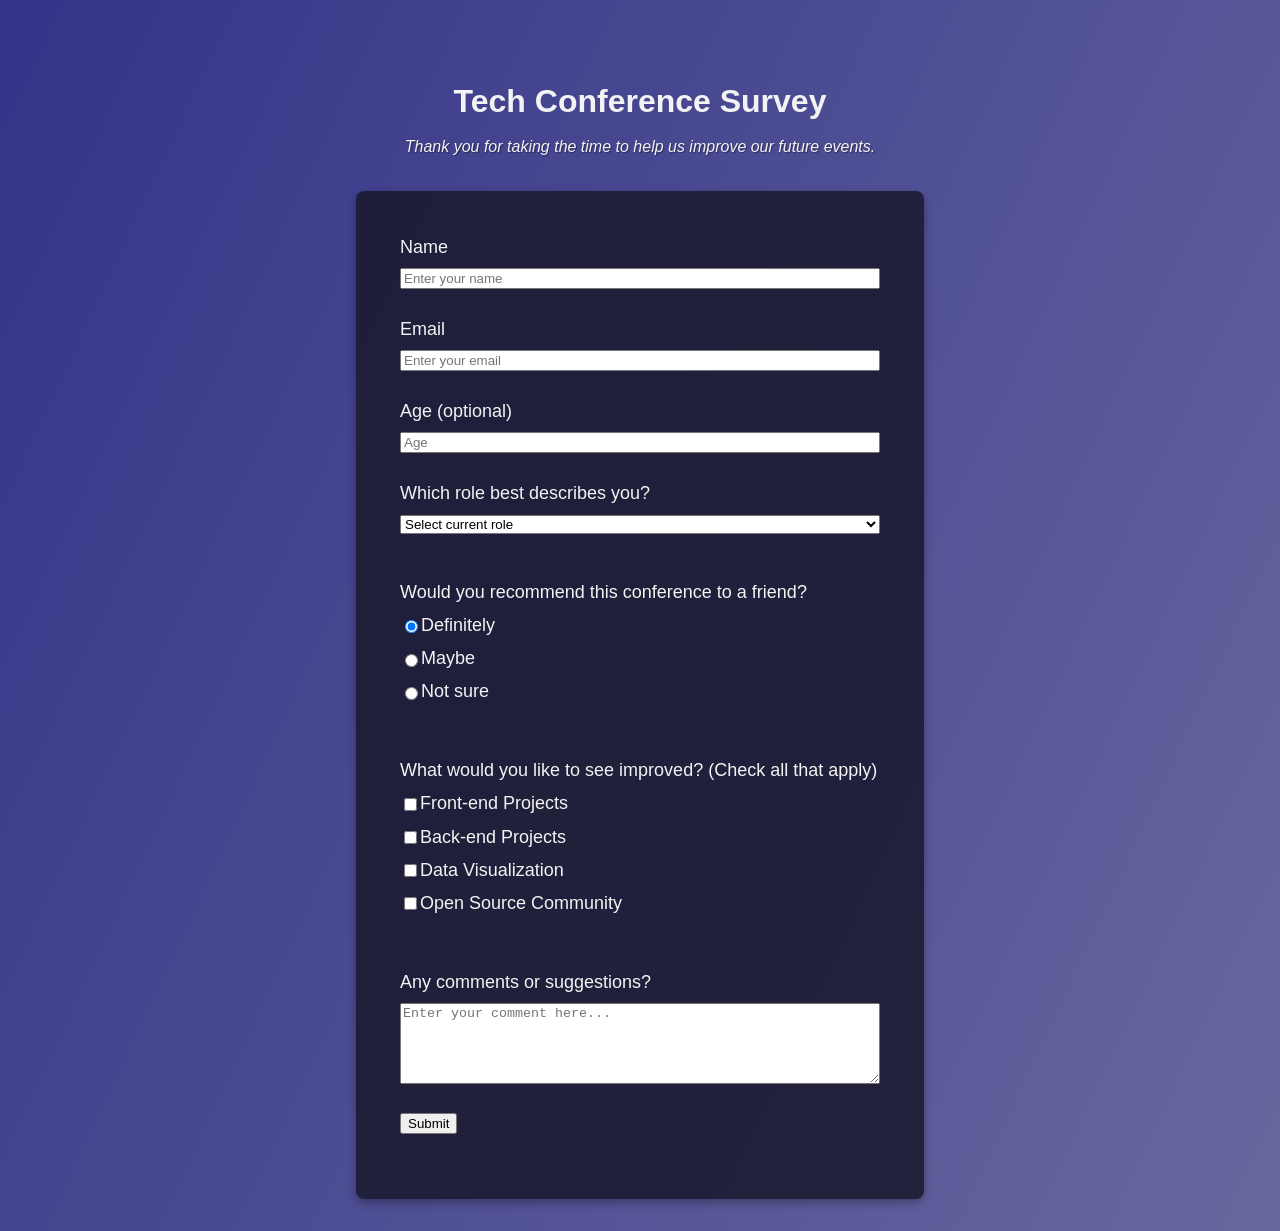
<file: 1. Survey Form/index.html>
<!DOCTYPE html>
<html lang="en">

<head>
    <meta charset="UTF-8">
    <meta name="viewport" content="width=device-width, initial-scale=1.0">
    <title>Tech Conference Survey</title>
    <link rel="stylesheet" href="styles.css">
</head>

<body>
    <div class="container">
        <header class="header">
            <h1 id="title">Tech Conference Survey</h1>
            <p id="description">Thank you for taking the time to help us improve our future events.</p>
        </header>

        <form id="survey-form">
            <div class="form-group">
                <label id="name-label" for="name">Name</label>
                <input type="text" id="name" name="name" placeholder="Enter your name" required />
            </div>

            <div class="form-group">
                <label id="email-label" for="email">Email</label>
                <input type="email" id="email" name="email" placeholder="Enter your email" required />
            </div>

            <div class="form-group">
                <label id="number-label" for="number">Age (optional)</label>
                <input type="number" id="number" name="age" min="13" max="120" placeholder="Age" />
            </div>

            <div class="form-group">
                <label for="dropdown">Which role best describes you?</label>
                <select id="dropdown" name="role" required>
                    <option disabled selected value>Select current role</option>
                    <option value="student">Student</option>
                    <option value="professional">Professional</option>
                    <option value="hobbyist">Hobbyist</option>
                    <option value="other">Other</option>
                </select>
            </div>

            <div class="form-group">
                <p>Would you recommend this conference to a friend?</p>
                <label>
                    <input type="radio" name="recommend" value="definitely" class="input-radio" checked />
                    Definitely
                </label>
                <label>
                    <input type="radio" name="recommend" value="maybe" class="input-radio" />
                    Maybe
                </label>
                <label>
                    <input type="radio" name="recommend" value="not-sure" class="input-radio" />
                    Not sure
                </label>
            </div>

            <div class="form-group">
                <p>What would you like to see improved? (Check all that apply)</p>
                <label>
                    <input type="checkbox" name="prefer" value="front-end" class="input-checkbox" />
                    Front-end Projects
                </label>
                <label>
                    <input type="checkbox" name="prefer" value="back-end" class="input-checkbox" />
                    Back-end Projects
                </label>
                <label>
                    <input type="checkbox" name="prefer" value="data-visualization" class="input-checkbox" />
                    Data Visualization
                </label>
                <label>
                    <input type="checkbox" name="prefer" value="open-source" class="input-checkbox" />
                    Open Source Community
                </label>
            </div>

            <div class="form-group">
                <p>Any comments or suggestions?</p>
                <textarea id="comments" name="comments" placeholder="Enter your comment here..." rows="5"></textarea>
            </div>

            <div class="form-group">
                <button type="submit" id="submit" class="submit-button">
                    Submit
                </button>
            </div>
        </form>
    </div>
</body>

</html>
</file>
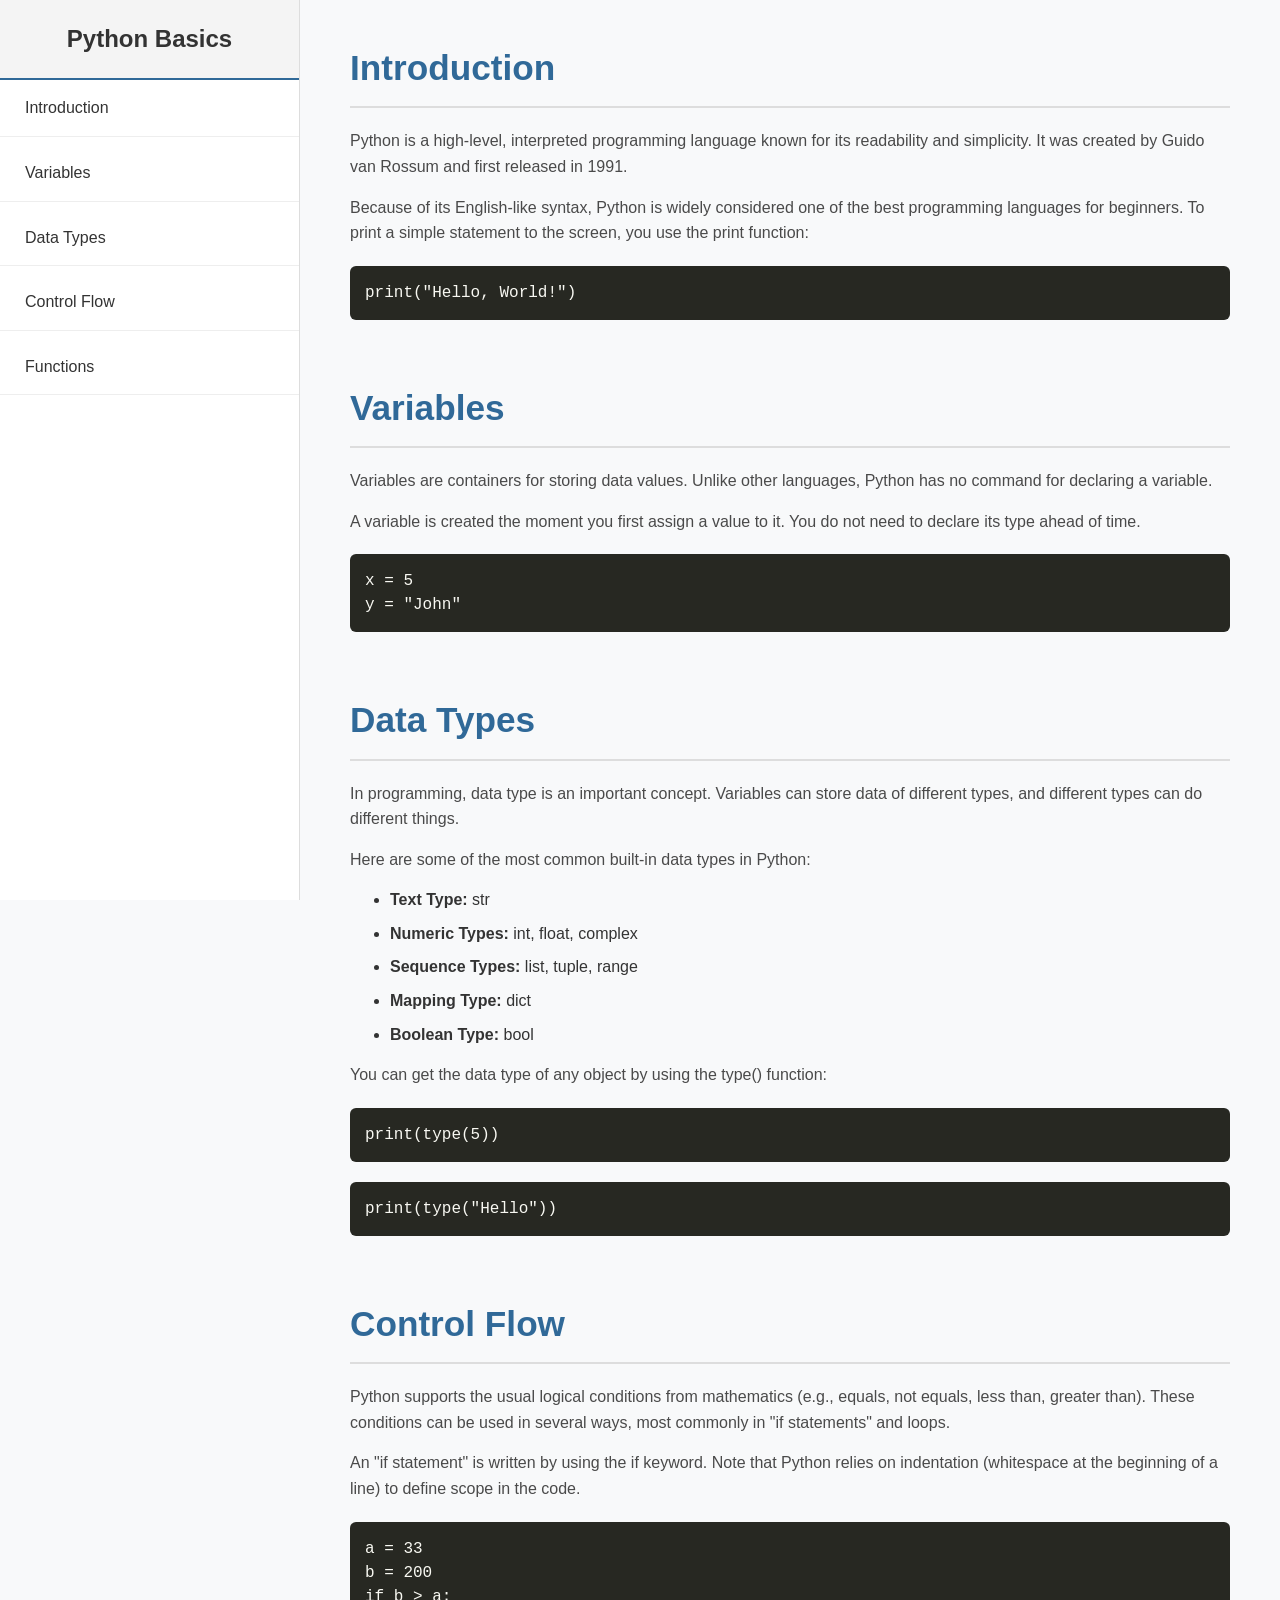
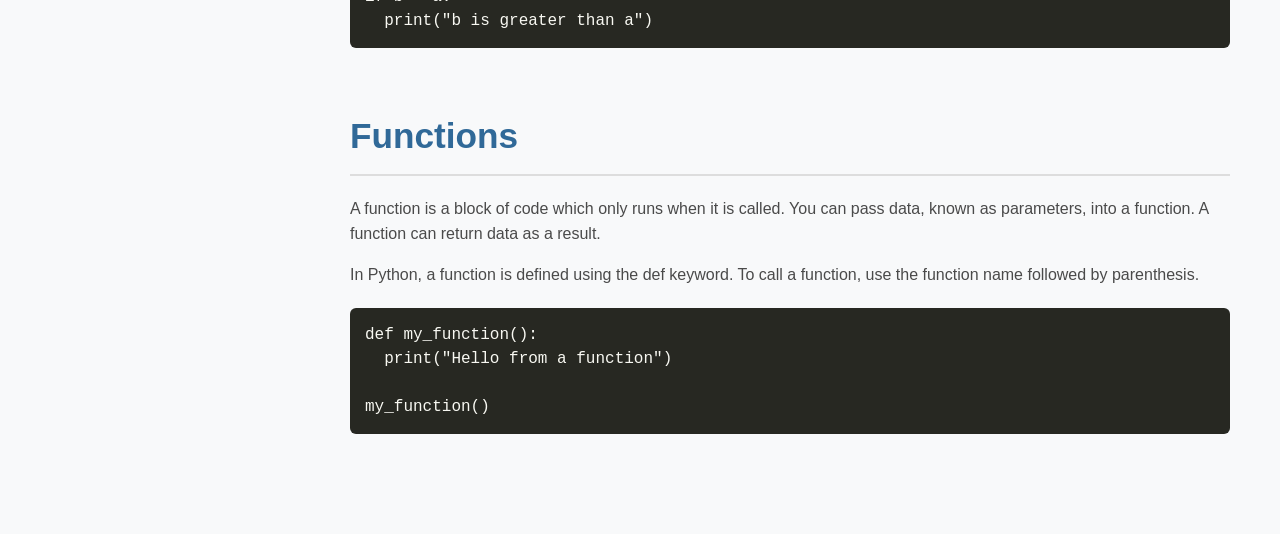
<file: 3. Technical Documentation Page/index.html>
<!DOCTYPE html>
<html lang="en">
<head>
  <meta charset="UTF-8">
  <meta name="viewport" content="width=device-width, initial-scale=1.0">
  <title>Python Basics Documentation</title>
  <link rel="stylesheet" href="styles.css">
</head>
<body>

  <nav id="navbar">
    <header>Python Basics</header>
    <ul>
      <li><a class="nav-link" href="#Introduction">Introduction</a></li>
      <li><a class="nav-link" href="#Variables">Variables</a></li>
      <li><a class="nav-link" href="#Data_Types">Data Types</a></li>
      <li><a class="nav-link" href="#Control_Flow">Control Flow</a></li>
      <li><a class="nav-link" href="#Functions">Functions</a></li>
    </ul>
  </nav>

  <main id="main-doc">
    <section class="main-section" id="Introduction">
      <header>Introduction</header>
      <p>Python is a high-level, interpreted programming language known for its readability and simplicity. It was created by Guido van Rossum and first released in 1991.</p>
      <p>Because of its English-like syntax, Python is widely considered one of the best programming languages for beginners. To print a simple statement to the screen, you use the print function:</p>
      <code>print("Hello, World!")</code>
    </section>

    <section class="main-section" id="Variables">
      <header>Variables</header>
      <p>Variables are containers for storing data values. Unlike other languages, Python has no command for declaring a variable.</p>
      <p>A variable is created the moment you first assign a value to it. You do not need to declare its type ahead of time.</p>
      <code>x = 5<br>y = "John"</code>
    </section>

    <section class="main-section" id="Data_Types">
      <header>Data Types</header>
      <p>In programming, data type is an important concept. Variables can store data of different types, and different types can do different things.</p>
      <p>Here are some of the most common built-in data types in Python:</p>
      <ul>
        <li><strong>Text Type:</strong> str</li>
        <li><strong>Numeric Types:</strong> int, float, complex</li>
        <li><strong>Sequence Types:</strong> list, tuple, range</li>
        <li><strong>Mapping Type:</strong> dict</li>
        <li><strong>Boolean Type:</strong> bool</li>
      </ul>
      <p>You can get the data type of any object by using the type() function:</p>
      <code>print(type(5))</code>
      <code>print(type("Hello"))</code>
    </section>

    <section class="main-section" id="Control_Flow">
      <header>Control Flow</header>
      <p>Python supports the usual logical conditions from mathematics (e.g., equals, not equals, less than, greater than). These conditions can be used in several ways, most commonly in "if statements" and loops.</p>
      <p>An "if statement" is written by using the if keyword. Note that Python relies on indentation (whitespace at the beginning of a line) to define scope in the code.</p>
      <code>
        a = 33<br>
        b = 200<br>
        if b > a:<br>
        &nbsp;&nbsp;print("b is greater than a")
      </code>
    </section>

    <section class="main-section" id="Functions">
      <header>Functions</header>
      <p>A function is a block of code which only runs when it is called. You can pass data, known as parameters, into a function. A function can return data as a result.</p>
      <p>In Python, a function is defined using the def keyword. To call a function, use the function name followed by parenthesis.</p>
      <code>
        def my_function():<br>
        &nbsp;&nbsp;print("Hello from a function")<br><br>
        my_function()
      </code>
    </section>
  </main>

</body>
</html>
</file>
<file: 1. Survey Form/styles.css>
*,
*::before,
*::after {
  box-sizing: border-box;
}

body {
  font-family: 'Segoe UI', Tahoma, Geneva, Verdana, sans-serif;
  font-size: 1rem;
  font-weight: 400;
  line-height: 1.4;
  color: #f3f3f3;
  margin: 0;
  background-color: #1b1b32;
  background-image: linear-gradient(115deg, rgba(58, 58, 158, 0.8), rgba(136, 136, 206, 0.7));
  min-height: 100vh;
  padding: 2rem 0;
}

.container {
  width: 100%;
  margin: 3.125rem auto 0 auto;
  max-width: 600px;
  padding: 0 1rem;
}

.header {
  text-align: center;
  margin-bottom: 2rem;
}

#title {
  font-weight: 600;
  line-height: 1.2;
  margin-bottom: 0.5rem;
}

#description {
  font-style: italic;
  text-shadow: 1px 1px 1px rgba(0, 0, 0, 0.4);
}

#survey-form {
  background: rgba(27, 27, 50, 0.9);
  padding: 2.5rem;
  border-radius: 0.5rem;
  box-shadow: 0 4px 10px rgba(0, 0, 0, 0.3);
}

.form-group {
  margin: 0 auto 1.25rem auto;
  padding: 0.25rem;
}

.form-group p {
  margin-bottom: 0.5rem;
  font-size: 1.125rem;
}

label {
  display: flex;
  align-items: center;
  font-size: 1.125rem;
  margin-bottom: 0.5rem;
}

input[type="text"],
input[type="email"],
input[type="number"],
select,
textarea {
  display: block;
  width: 100%;
  margin-top: 0.25rem*,
*::before,
*::after {
  box-sizing: border-box;
}

body {
  font-family: 'Segoe UI', Tahoma, Geneva, Verdana, sans-serif;
  font-size: 1rem;
  font-weight: 400;
  line-height: 1.4;
  color: #f3f3f3;
  margin: 0;
  background-color: #1b1b32;
  background-image: linear-gradient(115deg, rgba(58, 58, 158, 0.8), rgba(136, 136, 206, 0.7));
  min-height: 100vh;
  padding: 2rem 0;
}

.container {
  width: 100%;
  margin: 3.125rem auto 0 auto;
  max-width: 600px;
  padding: 0 1rem;
}

.header {
  text-align: center;
  margin-bottom: 2rem;
}

#title {
  font-weight: 600;
  line-height: 1.2;
  margin-bottom: 0.5rem;
}

#description {
  font-style: italic;
  text-shadow: 1px 1px 1px rgba(0, 0, 0, 0.4);
}

#survey-form {
  background: rgba(27, 27, 50, 0.9);
  padding: 2.5rem;
  border-radius: 0.5rem;
  box-shadow: 0 4px 10px rgba(0, 0, 0, 0.3);
}

.form-group {
  margin: 0 auto 1.25rem auto;
  padding: 0.25rem;
}

.form-group p {
  margin-bottom: 0.5rem;
  font-size: 1.125rem;
}

label {
  display: flex;
  align-items: center;
  font-size: 1.125rem;
  margin-bottom: 0.5rem;
}

input[type="text"],
input[type="email"],
input[type="number"],
select,
textarea {
  display: block;
  width: 100%;
  margin-top: 0.25rem;
  padding: 0.75rem;
  border: 1px solid #ced4da;
  border-radius: 0.25rem;
  font-family: inherit;
  font-size: 1rem;
}

input[type="text"]:focus,
input[type="email"]:focus,
input[type="number"]:focus,
select:focus,
textarea:focus {
  outline: none;
  border-color: #8540f5;
  box-shadow: 0 0 0 0.2rem rgba(133, 64, 245, 0.25);
}

textarea {
  resize: vertical;
}

.input-radio,
.input-checkbox {
  display: inline-block;
  margin-right: 0.625rem;
  min-height: 1.25rem;
  min-width: 1.25rem;
  cursor: pointer;
}

.submit-button {
  display: block;
  width: 100%;
  padding: 0.75rem;
  background: #37af65;
  color: white;
  border: none;
  border-radius: 0.25rem;
  cursor: pointer;
  font-size: 1.125rem;
  font-weight: bold;
  transition: background-color 0.2s ease-in-out;
}

.submit-button:hover {
  background: #288049;
}
select:focus,
textarea:focus {
  outline: none;
  border-color: #8540f5;
  box-shadow: 0 0 0 0.2rem rgba(133, 64, 245, 0.25);
}

textarea {
  resize: vertical;
}

.input-radio,
.input-checkbox {
  display: inline-block;
  margin-right: 0.625rem;
  min-height: 1.25rem;
  min-width: 1.25rem;
  cursor: pointer;
}

.submit-button {
  display: block;
  width: 100%;
  padding: 0.75rem;
  background: #37af65;
  color: white;
  border: none;
  border-radius: 0.25rem;
  cursor: pointer;
  font-size: 1.125rem;
  font-weight: bold;
  transition: background-color 0.2s ease-in-out;
}

.submit-button:hover {
  background: #288049;
}
</file>
<file: 3. Technical Documentation Page/styles.css>
/* Base Reset and Typography */
* {
  box-sizing: border-box;
  margin: 0;
  padding: 0;
}

body {
  font-family: 'Segoe UI', Tahoma, Geneva, Verdana, sans-serif;
  line-height: 1.6;
  color: #333;
  background-color: #f8f9fa;
}

/* Typography spacing */
p {
  margin: 15px 0;
  color: #4a4a4a;
}

ul {
  margin: 15px 0 15px 40px;
}

li {
  margin-bottom: 8px;
}

/* Styling for the required code tags */
code {
  display: block;
  background-color: #272822;
  color: #f8f8f2;
  font-family: 'Courier New', Courier, monospace;
  padding: 15px;
  border-radius: 6px;
  margin: 20px 0;
  line-height: 1.5;
  overflow-x: auto;
}

/* Navbar fixed to the left */
#navbar {
  position: fixed;
  top: 0;
  left: 0;
  width: 300px;
  height: 100%;
  border-right: 1px solid #ddd;
  background-color: #ffffff;
  overflow-y: auto;
}

#navbar header {
  font-size: 1.5rem;
  font-weight: 700;
  padding: 20px;
  border-bottom: 2px solid #306998; /* Python blue */
  background-color: #f4f4f4;
  text-align: center;
}

#navbar ul {
  list-style-type: none;
  margin: 0;
  padding: 0;
}

#navbar li {
  border-bottom: 1px solid #eee;
}

.nav-link {
  display: block;
  padding: 15px 25px;
  text-decoration: none;
  color: #333;
  font-weight: 500;
  transition: background-color 0.2s ease, color 0.2s ease;
}

.nav-link:hover {
  background-color: #ffe873; /* Python yellow */
  color: #333;
}

/* Main Document positioned to the right of the navbar */
#main-doc {
  margin-left: 300px;
  padding: 40px 50px;
  max-width: 1000px;
}

.main-section {
  margin-bottom: 60px;
}

.main-section header {
  font-size: 2.2rem;
  font-weight: 600;
  margin-bottom: 20px;
  color: #306998;
  border-bottom: 2px solid #ddd;
  padding-bottom: 10px;
}

/* Media Query for mobile devices (Required Test #22) */
@media screen and (max-width: 768px) {
  #navbar {
    position: static;
    width: 100%;
    height: auto;
    border-right: none;
    border-bottom: 3px solid #306998;
  }
  
  #navbar ul {
    max-height: 250px;
    overflow-y: auto;
    border-bottom: none;
  }

  #main-doc {
    margin-left: 0;
    padding: 25px;
  }
}
</file>
